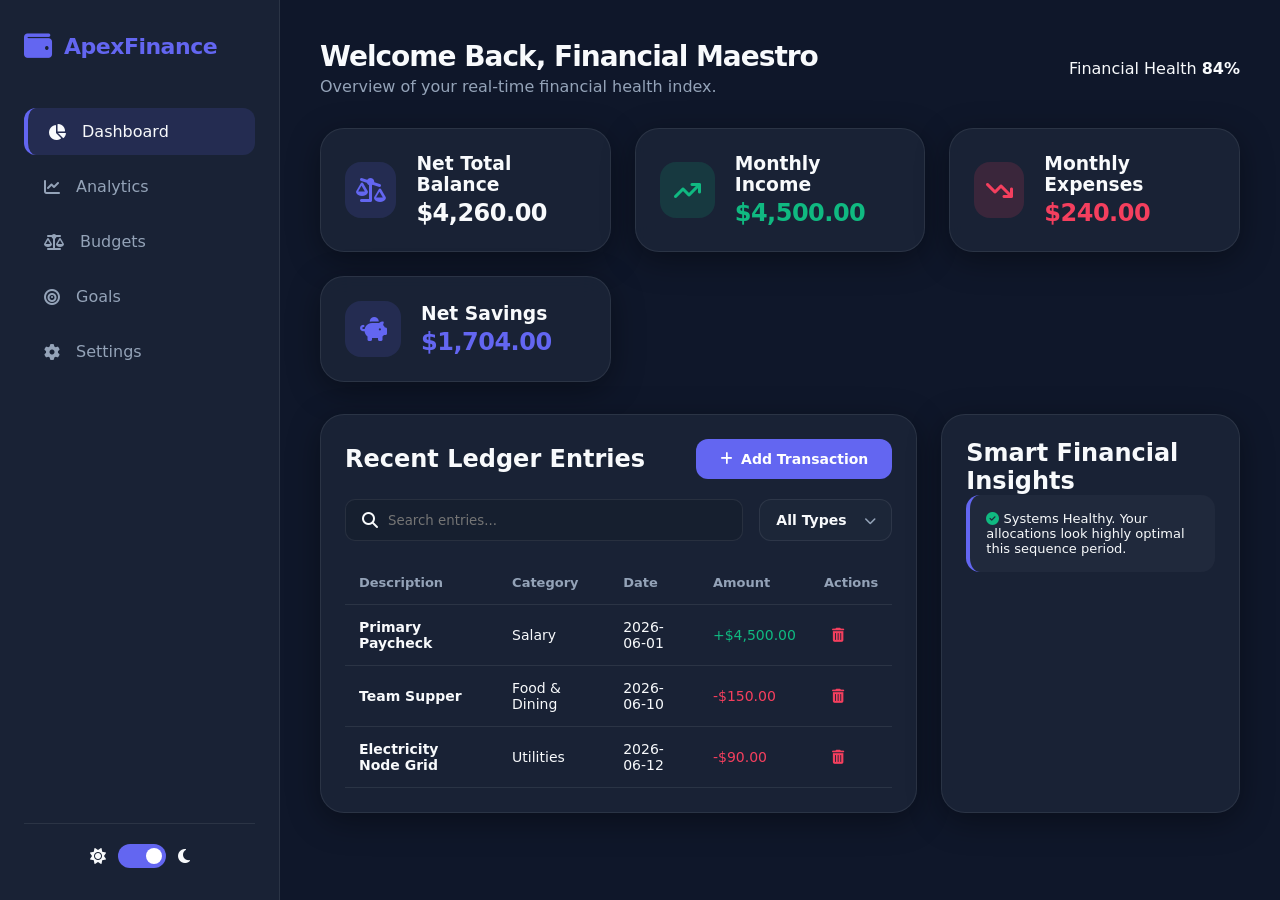
<file: index.html>
<!DOCTYPE html>
<html lang="en">
<head>
    <meta charset="UTF-8">
    <meta name="viewport" content="width=device-width, initial-scale=1.0">
    <title>Expense Tracker</title>
    <script>window.location.href = 'dashboard.html';</script>
</head>
<body style="background: #0f172a;"></body>
</html>
</file>
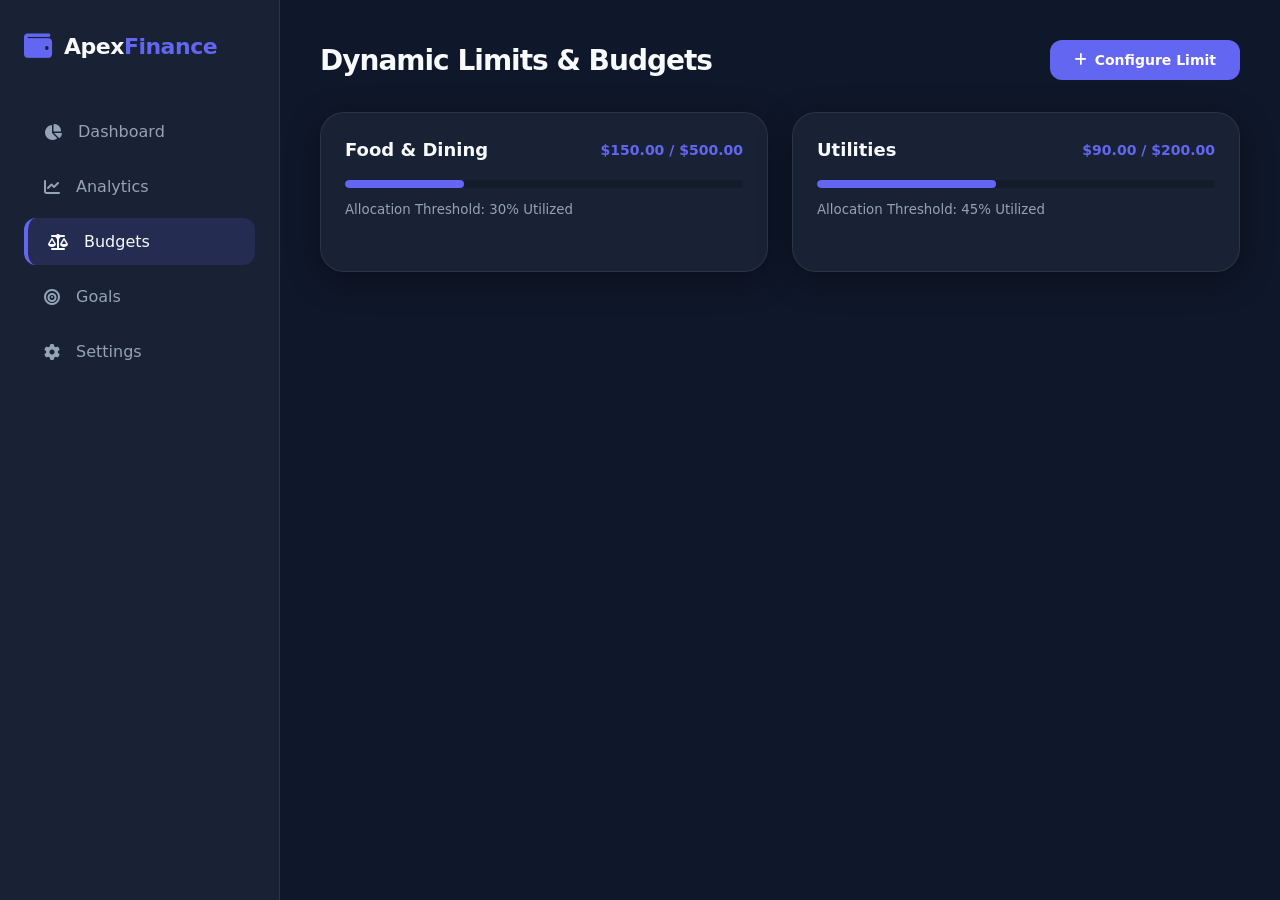
<file: budgets.html>
<!DOCTYPE html>
<html lang="en">
<head>
    <meta charset="UTF-8">
    <meta name="viewport" content="width=device-width, initial-scale=1.0">
    <title>Budgets | Apex Finance</title>
    <link rel="stylesheet" href="https://cdnjs.cloudflare.com/ajax/libs/font-awesome/6.4.0/css/all.min.css">
    <link rel="stylesheet" href="css/style.css">
    <link rel="stylesheet" href="css/budgets.css">
</head>
<body class="dark-mode">
    <div class="app-container">
        <aside class="sidebar">
            <div class="logo-area"><i class="fa-solid fa-wallet brand-icon"></i><h2>Apex<span>Finance</span></h2></div>
            <nav class="nav-menu">
                <a href="dashboard.html" class="nav-item"><i class="fa-solid fa-chart-pie"></i> Dashboard</a>
                <a href="analytics.html" class="nav-item"><i class="fa-solid fa-chart-line"></i> Analytics</a>
                <a href="budgets.html" class="nav-item active"><i class="fa-solid fa-scale-balanced"></i> Budgets</a>
                <a href="goals.html" class="nav-item"><i class="fa-solid fa-bullseye"></i> Goals</a>
                <a href="settings.html" class="nav-item"><i class="fa-solid fa-gear"></i> Settings</a>
            </nav>
        </aside>
        <main class="main-content">
            <header class="top-header">
                <h1>Dynamic Limits & Budgets</h1>
                <button class="btn btn-primary" id="add-budget-trigger-btn"><i class="fa-solid fa-plus"></i> Configure Limit</button>
            </header>
            <div class="budgets-panel-layout" id="budgets-target-anchor">
                </div>
        </main>
    </div>

    <div class="modal-overlay" id="budget-modal">
        <div class="modal-content glass-card">
            <div class="modal-header"><h3>Set Category Budget</h3><button class="close-modal-btn" id="close-budget-modal-btn">&times;</button></div>
            <form id="budget-config-form" class="standard-form">
                <div class="form-group">
                    <label>Target Category</label>
                    <select id="budget-category-selector">
                        <option value="Food & Dining">Food & Dining</option>
                        <option value="Utilities">Utilities/Bills</option>
                        <option value="Entertainment">Entertainment</option>
                        <option value="Transportation">Transportation</option>
                        <option value="Shopping">Shopping</option>
                        <option value="Other">Other Misc</option>
                    </select>
                </div>
                <div class="form-group"><label>Monthly Max Threshold Limit ($)</label><input type="number" id="budget-amount-limit" step="1" required></div>
                <button type="submit" class="btn btn-submit-action w-100">Apply Cap Constraints</button>
            </form>
        </div>
    </div>
    <script src="js/storage.js" type="module"></script>
    <script src="js/budget.js" type="module"></script>
</body>
</html>
</file>
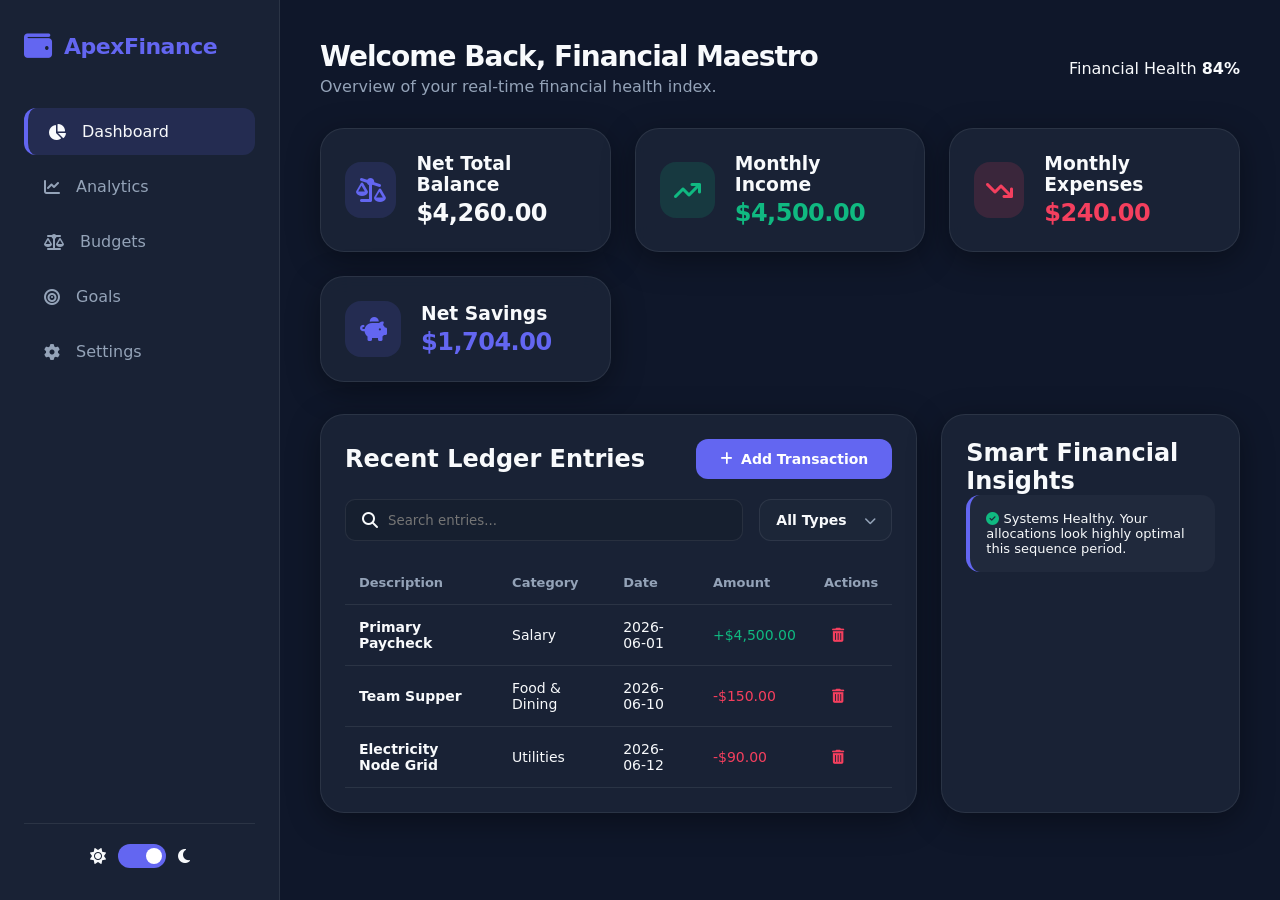
<file: dashboard.html>
<!DOCTYPE html>
<html lang="en">
<head>
    <meta charset="UTF-8">
    <meta name="viewport" content="width=device-width, initial-scale=1.0">
    <title>Dashboard | Apex Finance</title>
    <link rel="stylesheet" href="https://cdnjs.cloudflare.com/ajax/libs/font-awesome/6.4.0/css/all.min.css">
    <link rel="stylesheet" href="css/style.css">
    <link rel="stylesheet" href="css/dashboard.css">
    <link rel="stylesheet" href="css/animations.css">
</head>
<body class="dark-mode">
    <div class="app-container">
        <aside class="sidebar">
            <div class="logo-area">
                <i class="fa-solid fa-wallet brand-icon"></i>
                <h2><span id="app-brand-text-render">ApexFinance</span></h2>
            </div>
            <nav class="nav-menu">
                <a href="dashboard.html" class="nav-item active"><i class="fa-solid fa-chart-pie"></i> <span data-i18n="dashboard">Dashboard</span></a>
                <a href="analytics.html" class="nav-item"><i class="fa-solid fa-chart-line"></i> <span data-i18n="analytics">Analytics</span></a>
                <a href="budgets.html" class="nav-item"><i class="fa-solid fa-scale-balanced"></i> <span data-i18n="budgets">Budgets</span></a>
                <a href="goals.html" class="nav-item"><i class="fa-solid fa-bullseye"></i> <span data-i18n="goals">Goals</span></a>
                <a href="settings.html" class="nav-item"><i class="fa-solid fa-gear"></i> <span data-i18n="settings">Settings</span></a>
            </nav>
            <div class="theme-toggle-panel">
                <i class="fa-solid fa-sun"></i>
                <label class="switch">
                    <input type="checkbox" id="theme-toggle-btn" checked>
                    <span class="slider round"></span>
                </label>
                <i class="fa-solid fa-moon"></i>
            </div>
        </aside>

        <main class="main-content">
            <header class="top-header">
                <div class="welcome-msg">
                    <h1 data-i18n="welcome">Welcome Back, Financial Maestro</h1>
                    <p id="current-date-str" data-i18n="overview">Overview of your real-time financial health index.</p>
                </div>
                <div class="health-badge-container">
                    <div class="health-score-widget">
                        <span data-i18n="health">Financial Health</span>
                        <strong id="health-score-val">84%</strong>
                    </div>
                </div>
            </header>

            <section class="metrics-grid">
                <div class="metric-card glass-card dynamic-pulse">
                    <div class="card-icon balance-ico"><i class="fa-solid fa-scale-unbalanced-flip"></i></div>
                    <div class="card-info">
                        <h3 data-i18n="netBalance">Net Total Balance</h3>
                        <p class="amount-val text-gradient" id="total-balance-display">$0.00</p>
                    </div>
                </div>
                <div class="metric-card glass-card">
                    <div class="card-icon income-ico"><i class="fa-solid fa-arrow-trend-up"></i></div>
                    <div class="card-info">
                        <h3 data-i18n="monthlyIncome">Monthly Income</h3>
                        <p class="amount-val text-green" id="monthly-income-display">$0.00</p>
                    </div>
                </div>
                <div class="metric-card glass-card">
                    <div class="card-icon expense-ico"><i class="fa-solid fa-arrow-trend-down"></i></div>
                    <div class="card-info">
                        <h3 data-i18n="monthlyExpenses">Monthly Expenses</h3>
                        <p class="amount-val text-rose" id="monthly-expense-display">$0.00</p>
                    </div>
                </div>
                <div class="metric-card glass-card">
                    <div class="card-icon savings-ico"><i class="fa-solid fa-piggy-bank"></i></div>
                    <div class="card-info">
                        <h3 data-i18n="netSavings">Net Savings</h3>
                        <p class="amount-val text-indigo" id="net-savings-display">$0.00</p>
                    </div>
                </div>
            </section>

            <div class="dashboard-split">
                <section class="ledger-container glass-card">
                    <div class="ledger-header">
                        <h2 data-i18n="recentEntries">Recent Ledger Entries</h2>
                        <button class="btn btn-primary trigger-modal-btn" id="open-tx-modal-btn">
                            <i class="fa-solid fa-plus"></i> <span data-i18n="addTx">Add Transaction</span>
                        </button>
                    </div>
                    
                    <div class="filters-row">
                        <div class="search-box">
                            <i class="fa-solid fa-magnifying-glass"></i>
                            <input type="text" id="tx-search-input" data-i18n="searchPlaceholder" placeholder="Search entries...">
                        </div>
                        <div class="select-wrapper">
                            <select id="tx-type-filter">
                                <option value="all" data-i18n="allTypes">All Types</option>
                                <option value="income" data-i18n="incomes">Incomes</option>
                                <option value="expense" data-i18n="expenses">Expenses</option>
                            </select>
                        </div>
                    </div>

                    <div class="table-scroll-container">
                        <table class="custom-table">
                            <thead>
                                <tr>
                                    <th data-i18n="desc">Description</th>
                                    <th data-i18n="cat">Category</th>
                                    <th data-i18n="date">Date</th>
                                    <th data-i18n="amt">Amount</th>
                                    <th data-i18n="actions">Actions</th>
                                </tr>
                            </thead>
                            <tbody id="dashboard-tx-table-body"></tbody>
                        </table>
                    </div>
                </section>

                <section class="insights-container glass-card">
                    <h2 data-i18n="insightsTitle">Smart Financial Insights</h2>
                    <div class="insights-stack" id="insights-dynamic-stack"></div>
                </section>
            </div>
        </main>
    </div>

    <div class="modal-overlay" id="tx-modal">
        <div class="modal-content glass-card structural-slide-in">
            <div class="modal-header">
                <h3>New Log Entry</h3>
                <button class="close-modal-btn" id="close-tx-modal-btn">&times;</button>
            </div>
            <form id="tx-entry-form" class="standard-form">
                <div class="form-group">
                    <div class="segmented-control">
                        <input type="radio" name="tx-type" id="type-expense" value="expense" checked>
                        <label for="type-expense" data-i18n="expenses">Expense</label>
                        <input type="radio" name="tx-type" id="type-income" value="income">
                        <label for="type-income" data-i18n="incomes">Income</label>
                    </div>
                </div>
                <div class="form-group">
                    <label for="tx-amount" data-i18n="amt">Amount ($)</label>
                    <input type="number" id="tx-amount" step="0.01" required min="0.01" placeholder="0.00">
                </div>
                <div class="form-group">
                    <label for="tx-category" data-i18n="cat">Target Category</label>
                    <select id="tx-category" required>
                        <option value="Salary">Salary</option>
                        <option value="Freelance">Freelance</option>
                        <option value="Food & Dining">Food & Dining</option>
                        <option value="Utilities">Utilities</option>
                        <option value="Entertainment">Entertainment</option>
                        <option value="Transportation">Transportation</option>
                        <option value="Shopping">Shopping</option>
                        <option value="Other">Other</option>
                    </select>
                </div>
                <div class="form-group">
                    <label for="tx-date" data-i18n="date">Date</label>
                    <input type="date" id="tx-date" required>
                </div>
                <div class="form-group">
                    <label for="tx-desc" data-i18n="desc">Description</label>
                    <input type="text" id="tx-desc" required placeholder="...">
                </div>
                <button type="submit" class="btn btn-submit-action w-100" data-i18n="addTx">Commit Entry</button>
            </form>
        </div>
    </div>

    <script src="js/storage.js" type="module"></script>
    <script src="js/ui.js" type="module"></script>
    <script src="js/dashboard.js" type="module"></script>
</body>
</html>
</file>
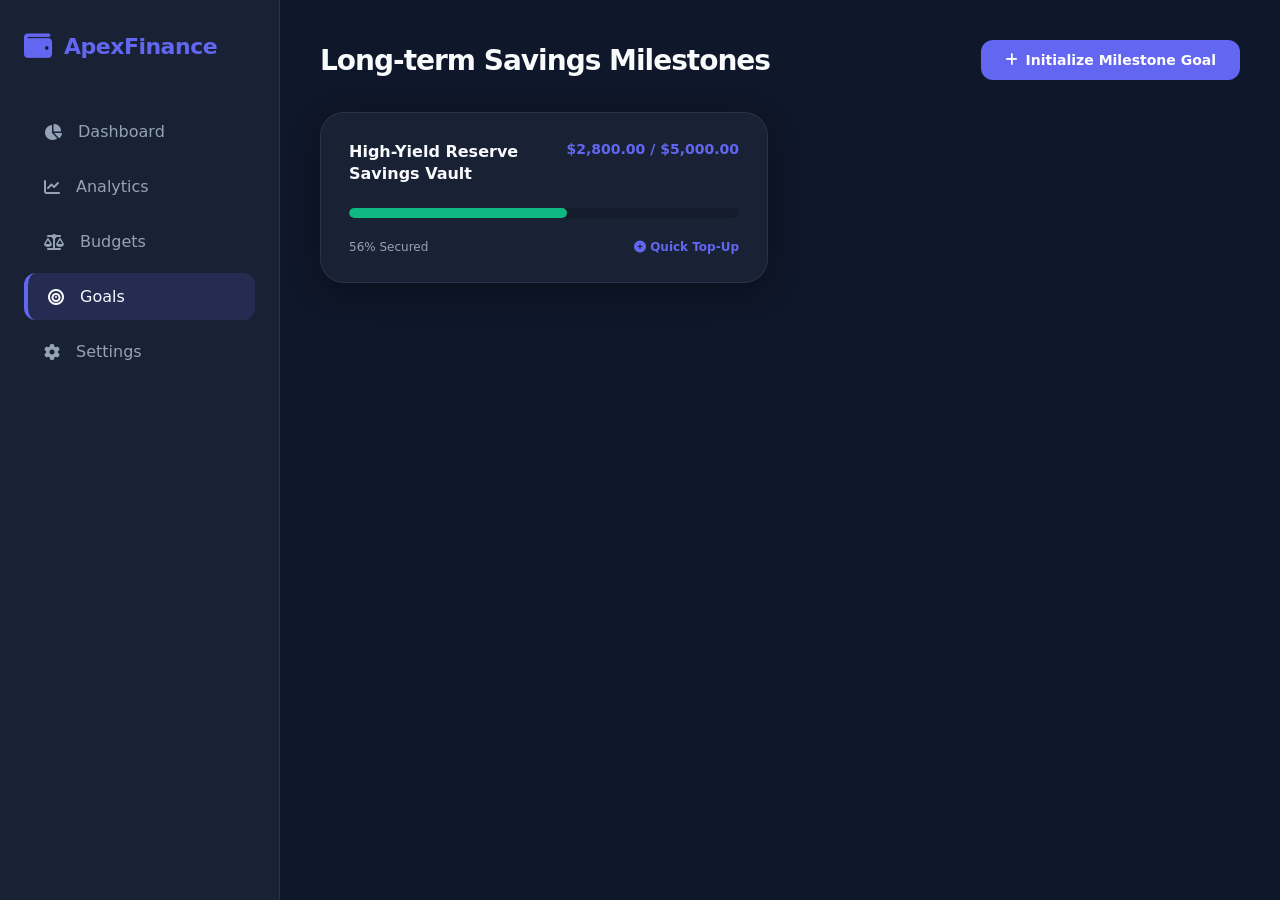
<file: goals.html>
<!DOCTYPE html>
<html lang="en">
<head>
    <meta charset="UTF-8">
    <meta name="viewport" content="width=device-width, initial-scale=1.0">
    <title>Savings Target Goals | Apex Finance</title>
    <link rel="stylesheet" href="https://cdnjs.cloudflare.com/ajax/libs/font-awesome/6.4.0/css/all.min.css">
    <link rel="stylesheet" href="css/style.css">
</head>
<body class="dark-mode">
    <div class="app-container">
        <aside class="sidebar">
            <div class="logo-area">
                <i class="fa-solid fa-wallet brand-icon"></i>
                <h2><span id="app-brand-text-render">ApexFinance</span></h2>
            </div>
            <nav class="nav-menu">
                <a href="dashboard.html" class="nav-item"><i class="fa-solid fa-chart-pie"></i> <span data-i18n="dashboard">Dashboard</span></a>
                <a href="analytics.html" class="nav-item"><i class="fa-solid fa-chart-line"></i> <span data-i18n="analytics">Analytics</span></a>
                <a href="budgets.html" class="nav-item"><i class="fa-solid fa-scale-balanced"></i> <span data-i18n="budgets">Budgets</span></a>
                <a href="goals.html" class="nav-item active"><i class="fa-solid fa-bullseye"></i> <span data-i18n="goals">Goals</span></a>
                <a href="settings.html" class="nav-item"><i class="fa-solid fa-gear"></i> <span data-i18n="settings">Settings</span></a>
            </nav>
        </aside>
        <main class="main-content">
            <header class="top-header">
                <h1 data-i18n="longTermGoals">Long-term Savings Milestones</h1>
                <button class="btn btn-primary" id="open-goal-modal-btn"><i class="fa-solid fa-plus"></i> <span data-i18n="initMilestone">Initialize Milestone Goal</span></button>
            </header>
            <div class="budgets-panel-layout" id="goals-anchor-row"></div>
        </main>
    </div>

    <div class="modal-overlay" id="goal-modal">
        <div class="modal-content glass-card">
            <div class="modal-header"><h3>Initialize Vault Goal</h3><button class="close-modal-btn" id="close-goal-modal-btn">&times;</button></div>
            <form id="goal-creation-form" class="standard-form">
                <div class="form-group"><label>Goal Name</label><input type="text" id="goal-name-field" required placeholder="..."></div>
                <div class="form-group"><label>Target Allocation Ceiling ($)</label><input type="number" id="goal-target-field" required></div>
                <div class="form-group"><label>Currently Funded Injection ($)</label><input type="number" id="goal-current-field" value="0"></div>
                <button type="submit" class="btn btn-submit-action w-100">Provision Milestone Vault</button>
            </form>
        </div>
    </div>
    <script src="js/storage.js" type="module"></script>
    <script src="js/ui.js" type="module"></script>
    <script src="js/goals.js" type="module"></script>
</body>
</html>
</file>
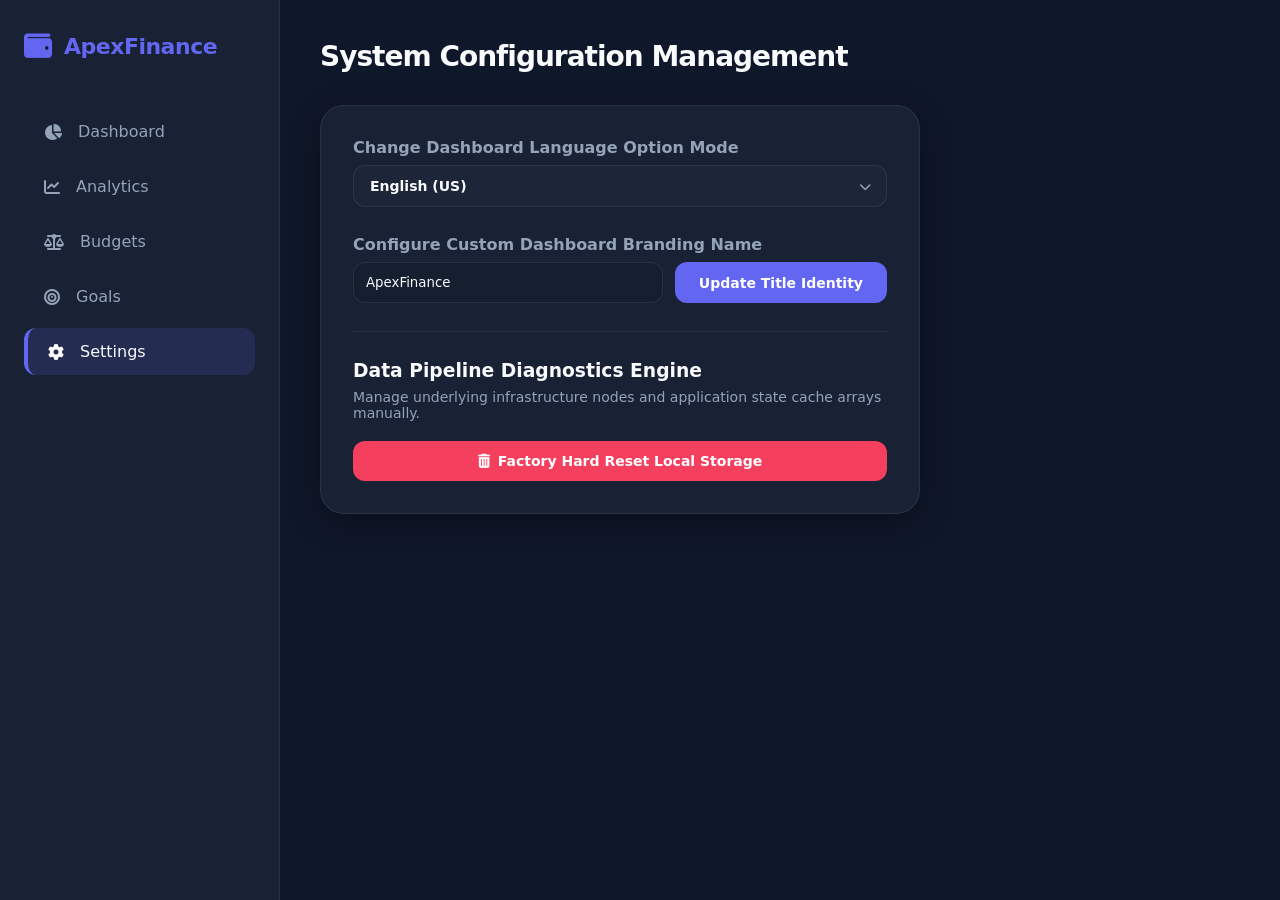
<file: settings.html>
<!DOCTYPE html>
<html lang="en">
<head>
    <meta charset="UTF-8">
    <meta name="viewport" content="width=device-width, initial-scale=1.0">
    <title>System Settings | Apex Finance</title>
    <link rel="stylesheet" href="https://cdnjs.cloudflare.com/ajax/libs/font-awesome/6.4.0/css/all.min.css">
    <link rel="stylesheet" href="css/style.css">
</head>
<body class="dark-mode">
    <div class="app-container">
        <aside class="sidebar">
            <div class="logo-area">
                <i class="fa-solid fa-wallet brand-icon"></i>
                <h2><span id="app-brand-text-render">ApexFinance</span></h2>
            </div>
            <nav class="nav-menu">
                <a href="dashboard.html" class="nav-item"><i class="fa-solid fa-chart-pie"></i> <span data-i18n="dashboard">Dashboard</span></a>
                <a href="analytics.html" class="nav-item"><i class="fa-solid fa-chart-line"></i> <span data-i18n="analytics">Analytics</span></a>
                <a href="budgets.html" class="nav-item"><i class="fa-solid fa-scale-balanced"></i> <span data-i18n="budgets">Budgets</span></a>
                <a href="goals.html" class="nav-item"><i class="fa-solid fa-bullseye"></i> <span data-i18n="goals">Goals</span></a>
                <a href="settings.html" class="nav-item active"><i class="fa-solid fa-gear"></i> <span data-i18n="settings">Settings</span></a>
            </nav>
        </aside>
        
        <main class="main-content">
            <header class="top-header"><h1 data-i18n="sysConfig">System Configuration Management</h1></header>
            
            <div class="glass-card" style="max-width: 600px; padding: 32px; display:flex; flex-direction:column; gap:28px;">
                
                <div class="form-group" style="display:flex; flex-direction:column; gap:8px;">
                    <label style="font-weight:600; color:var(--text-muted);" data-i18n="selectLang">Select Language Mode</label>
                    <div class="select-wrapper">
                        <select id="app-language-selector-node" style="width:100%;">
                            <option value="en">English (US)</option>
                            <option value="uz">Uzbek (O'zbekcha)</option>
                            <option value="ru">Русский (Russian)</option>
                        </select>
                    </div>
                </div>

                <div class="form-group" style="display:flex; flex-direction:column; gap:8px;">
                    <label style="font-weight:600; color:var(--text-muted);" data-i18n="changeBrand">Configure Custom Branding Name</label>
                    <div style="display:flex; gap:12px;">
                        <input type="text" id="brand-name-input-field" style="padding:12px; border-radius:12px; background:rgba(0,0,0,0.1); border:1px solid var(--border-color); color:inherit; flex-grow:1;" placeholder="ApexFinance">
                        <button class="btn btn-primary" id="save-brand-identity-btn" data-i18n="commitBrand">Update</button>
                    </div>
                </div>

                <hr style="border:none; border-top:1px solid var(--border-color);">

                <div>
                    <h3 data-i18n="dataDiagnostics">Data Pipeline Diagnostics</h3>
                    <p style="color: var(--text-muted); font-size:14px; margin: 8px 0 20px 0;" data-i18n="dataDiagDesc">Manage database engine status structures manually.</p>
                    <button class="btn" id="wipe-system-data-btn" style="background: var(--rose-accent); color:#fff; width:100%; justify-content:center;">
                        <i class="fa-solid fa-trash-can"></i> <span data-i18n="factoryReset">Factory Hard Reset Local Storage</span>
                    </button>
                </div>
            </div>
        </main>
    </div>

    <script type="module">
        import { storageEngine } from './js/storage.js';
        import { uiManager } from './js/ui.js';

        document.addEventListener('DOMContentLoaded', () => {
            const state = storageEngine.getState();
            
            // Sync settings form fields on layout load
            const langSelector = document.getElementById('app-language-selector-node');
            const brandInput = document.getElementById('brand-name-input-field');
            
            if(langSelector) langSelector.value = state.systemSettings.currentLang || 'en';
            if(brandInput) brandInput.value = state.systemSettings.brandName || 'ApexFinance';

            // Language switcher event listener
            if(langSelector) {
                langSelector.addEventListener('change', (e) => {
                    const currentData = storageEngine.getState();
                    currentData.systemSettings.currentLang = e.target.value;
                    storageEngine.saveState(currentData);
                    uiManager.translatePage();
                });
            }

            // Brand update event listener
            const saveBrandBtn = document.getElementById('save-brand-identity-btn');
            if(saveBrandBtn && brandInput) {
                saveBrandBtn.addEventListener('click', () => {
                    const currentData = storageEngine.getState();
                    const cleanName = brandInput.value.trim();
                    currentData.systemSettings.brandName = cleanName ? cleanName : "ApexFinance";
                    storageEngine.saveState(currentData);
                    uiManager.translatePage();
                });
            }

            // Hard reset trigger event listener
            const resetBtn = document.getElementById('wipe-system-data-btn');
            if(resetBtn) {
                resetBtn.addEventListener('click', () => {
                    if(confirm("CRITICAL WARNING: This completely wipes local state. Proceed?")) {
                        storageEngine.purgeStateData();
                        window.location.reload();
                    }
                });
            }
        });
    </script>
</body>
</html>
</file>
<file: css/style.css>
:root {
    --bg-base: #0f172a;
    --bg-surface: rgba(30, 41, 59, 0.7);
    --border-color: rgba(255, 255, 255, 0.08);
    --text-primary: #f8fafc;
    --text-muted: #94a3b8;
    --indigo-accent: #6366f1;
    --emerald-accent: #10b981;
    --rose-accent: #f43f5e;
    --card-shadow: 0 8px 32px 0 rgba(0, 0, 0, 0.37);
    --transition-smooth: all 0.3s cubic-bezier(0.4, 0, 0.2, 1);
}

.light-mode {
    --bg-base: #f1f5f9;
    --bg-surface: rgba(255, 255, 255, 0.75);
    --border-color: rgba(15, 23, 42, 0.08);
    --text-primary: #0f172a;
    --text-muted: #64748b;
    --card-shadow: 0 8px 32px 0 rgba(31, 38, 135, 0.05);
}

* {
    margin: 0; padding: 0; box-sizing: border-box; font-family: 'Inter', system-ui, sans-serif;
}

body {
    background-color: var(--bg-base); color: var(--text-primary); min-height: 100vh; transition: var(--transition-smooth); overflow-x: hidden;
}

.app-container {
    display: flex; min-height: 100vh;
}

.sidebar {
    width: 280px; background: var(--bg-surface); border-right: 1px solid var(--border-color); backdrop-filter: blur(16px); padding: 32px 24px; display: flex; flex-direction: column; position: fixed; height: 100vh; z-index: 100;
}

.logo-area {
    display: flex; align-items: center; gap: 12px; margin-bottom: 48px;
}

.brand-icon {
    font-size: 28px; color: var(--indigo-accent);
}

.logo-area h2 {
    font-size: 22px; font-weight: 800; letter-spacing: -0.5px;
}

.logo-area span { color: var(--indigo-accent); }

.nav-menu {
    display: flex; flex-direction: column; gap: 8px; flex-grow: 1;
}

.nav-item {
    display: flex; align-items: center; gap: 16px; padding: 14px 20px; color: var(--text-muted); text-decoration: none; border-radius: 12px; font-weight: 500; transition: var(--transition-smooth);
}

.nav-item:hover, .nav-item.active {
    color: var(--text-primary); background: rgba(99, 102, 241, 0.15); border-left: 4px solid var(--indigo-accent);
}

.main-content {
    margin-left: 280px; flex-grow: 1; padding: 40px; width: calc(100% - 280px);
}

.glass-card {
    background: var(--bg-surface); backdrop-filter: blur(16px); border: 1px solid var(--border-color); border-radius: 24px; box-shadow: var(--card-shadow); transition: var(--transition-smooth);
}

.glass-card:hover { transform: translateY(-4px); }

.top-header {
    display: flex; justify-content: space-between; align-items: center; margin-bottom: 32px; gap: 20px;
}

.top-header h1 { font-size: 28px; font-weight: 700; letter-spacing: -1px; }
.top-header p { color: var(--text-muted); margin-top: 4px; }

/* Elegant custom dropdowns selector elements formatting layout */
.select-wrapper {
    position: relative; display: inline-block;
}

.select-wrapper select {
    appearance: none; -webkit-appearance: none; background: var(--bg-surface); color: var(--text-primary); padding: 12px 40px 12px 16px; border: 1px solid var(--border-color); border-radius: 12px; font-weight: 600; cursor: pointer; transition: var(--transition-smooth); outline: none; font-size: 14px;
}

.select-wrapper select:hover {
    background: rgba(99, 102, 241, 0.1); border-color: var(--indigo-accent);
}

.select-wrapper::after {
    content: '\f078'; font-family: 'Font Awesome 6 Free'; font-weight: 900; position: absolute; right: 16px; top: 50%; transform: translateY(-50%); color: var(--text-muted); pointer-events: none; font-size: 12px; transition: var(--transition-smooth);
}

.select-wrapper:hover::after {
    color: var(--indigo-accent);
}

/* Base Interface Elements */
.btn {
    padding: 12px 24px; border-radius: 12px; border: none; font-weight: 600; cursor: pointer; display: inline-flex; align-items: center; gap: 8px; transition: var(--transition-smooth); font-size: 14px;
}
.btn-primary { background: var(--indigo-accent); color: #fff; }
.btn-primary:hover { opacity: 0.9; box-shadow: 0 0 20px rgba(99, 102, 241, 0.4); }

.theme-toggle-panel { display: flex; align-items: center; justify-content: center; gap: 12px; padding-top: 20px; border-top: 1px solid var(--border-color); }
.switch { position: relative; display: inline-block; width: 48px; height: 24px; }
.switch input { opacity: 0; width: 0; height: 0; }
.slider { position: absolute; cursor: pointer; top: 0; left: 0; right: 0; bottom: 0; background-color: #ccc; transition: .4s; border-radius: 24px; }
.slider:before { position: absolute; content: ""; height: 16px; width: 16px; left: 4px; bottom: 4px; background-color: white; transition: .4s; border-radius: 50%; }
input:checked + .slider { background-color: var(--indigo-accent); }
input:checked + .slider:before { transform: translateX(24px); }

/* Flexible Dynamic Budget Grid Metric Layout Setup */
.budgets-panel-layout {
    display: grid; grid-template-columns: repeat(auto-fill, minmax(320px, 1fr)); gap: 24px; margin-top: 24px; width: 100%;
}

.budget-progress-card { 
    padding: 28px; display: flex; flex-direction: column; gap: 18px; min-height: 160px; height: auto; width: 100%; word-wrap: break-word; overflow: hidden;
}

.budget-meta { display: flex; justify-content: space-between; align-items: flex-start; gap: 12px; width: 100%; }
.budget-meta h4 { font-size: 16px; font-weight: 600; line-height: 1.4; color: var(--text-primary); flex-grow: 1; word-break: break-word; }
.budget-meta span { font-size: 14px; font-weight: 700; color: var(--indigo-accent); white-space: nowrap; text-align: right; }

.progress-track-bar { width: 100%; height: 10px; background: rgba(0,0,0,0.2); border-radius: 6px; overflow: hidden; margin-top: 4px; }
.progress-fill-node { height: 100%; background: var(--indigo-accent); width: 0%; transition: width 0.6s cubic-bezier(0.4, 0, 0.2, 1); border-radius: 6px; }
.progress-fill-node.danger-alert { background: var(--rose-accent); }

/* Modal overlays systems core setup */
.modal-overlay { position: fixed; top:0; left:0; right:0; bottom:0; background: rgba(15,23,42,0.6); backdrop-filter: blur(8px); display:none; justify-content: center; align-items:center; z-index:1000; }
.modal-content { width:100%; max-width: 500px; padding:32px; position:relative; }
.modal-header { display:flex; justify-content: space-between; align-items:center; margin-bottom:24px; }
.close-modal-btn { background:none; border:none; color: var(--text-muted); font-size:28px; cursor:pointer; }
.standard-form .form-group { margin-bottom: 20px; display:flex; flex-direction:column; gap:8px;}
.standard-form label { font-size:14px; font-weight:500; color: var(--text-muted); }
.standard-form input, .standard-form select { padding: 12px; border-radius:10px; background: rgba(0,0,0,0.1); border: 1px solid var(--border-color); color: inherit; }
.btn-submit-action { background: var(--indigo-accent); color:#fff; width:100%; justify-content:center; margin-top:10px; }

@media(max-width: 1024px) {
    .sidebar { width: 80px; padding: 24px 12px; }
    .sidebar h2, .sidebar span, .theme-toggle-panel span, .nav-item { display: none !important; }
    .nav-item { width: 50px; justify-content: center; padding: 14px 0; display:flex !important; }
    .main-content { margin-left: 80px; width: calc(100% - 80px); padding: 24px; }
}
</file>
<file: css/budgets.css>
.budgets-panel-layout {
    display: grid; grid-template-columns: repeat(auto-fill, minmax(300px, 1fr)); gap: 24px; margin-top: 24px;
}
.budget-progress-card { padding: 24px; display: flex; flex-direction: column; gap: 14px; }
.budget-meta { display: flex; justify-content: space-between; align-items: center; }
.budget-meta h4 { font-size: 18px; font-weight: 600; }
.progress-track-bar { width: 100%; height: 8px; background: rgba(0,0,0,0.2); border-radius: 4px; overflow: hidden; }
.progress-fill-node { height: 100%; background: var(--indigo-accent); width: 0%; transition: width 0.6s cubic-bezier(0.4, 0, 0.2, 1); }
.progress-fill-node.danger-alert { background: var(--rose-accent); }
</file>
<file: css/dashboard.css>
.metrics-grid {
    display: grid; grid-template-columns: repeat(auto-fit, minmax(240px, 1fr)); gap: 24px; margin-bottom: 32px;
}

.metric-card {
    padding: 24px; display: flex; align-items: center; gap: 20px;
}

.card-icon {
    width: 56px; height: 56px; border-radius: 16px; display: flex; align-items: center; justify-content: center; font-size: 24px;
}

.balance-ico { background: rgba(99, 102, 241, 0.15); color: var(--indigo-accent); }
.income-ico { background: rgba(16, 185, 129, 0.15); color: var(--emerald-accent); }
.expense-ico { background: rgba(244, 63, 94, 0.15); color: var(--rose-accent); }
.savings-ico { background: rgba(99, 102, 241, 0.15); color: var(--indigo-accent); }

.amount-val { font-size: 24px; font-weight: 700; margin-top: 4px; letter-spacing: -0.5px; }
.text-green { color: var(--emerald-accent); }
.text-rose { color: var(--rose-accent); }
.text-indigo { color: var(--indigo-accent); }

.dashboard-split {
    display: grid; grid-template-columns: 2fr 1fr; gap: 24px;
}

.ledger-container, .insights-container { padding: 24px; }
.ledger-header { display: flex; justify-content: space-between; align-items: center; margin-bottom: 20px; }

.filters-row { display: flex; gap: 16px; margin-bottom: 20px; }
.search-box { display: flex; align-items: center; gap: 10px; background: rgba(0,0,0,0.1); padding: 10px 16px; border-radius: 10px; flex-grow: 1; border: 1px solid var(--border-color); }
.search-box input { background: none; border: none; color: inherit; outline: none; width: 100%; }

.custom-table { width: 100%; border-collapse: collapse; text-align: left; }
.custom-table th { padding: 14px; border-bottom: 1px solid var(--border-color); color: var(--text-muted); font-size: 13px; font-weight:600; }
.custom-table td { padding: 14px; border-bottom: 1px solid var(--border-color); font-size: 14px; }

.action-btn { background: none; border: none; cursor: pointer; padding: 4px 8px; font-size: 14px; transition: var(--transition-smooth); }
.edit-row-btn { color: var(--indigo-accent); }
.delete-row-btn { color: var(--rose-accent); }

.segmented-control { display: flex; background: rgba(0,0,0,0.1); padding: 4px; border-radius: 10px; border: 1px solid var(--border-color); }
.segmented-control input { display: none; }
.segmented-control label { flex: 1; text-align: center; padding: 10px; border-radius: 8px; cursor: pointer; transition: var(--transition-smooth); }
.segmented-control input:checked + label { background: var(--indigo-accent); color: #fff; }

.insight-card { padding: 16px; border-radius: 14px; background: rgba(255,255,255,0.03); border-left: 4px solid var(--indigo-accent); margin-bottom: 12px; font-size: 13px;}
.insight-card.warning-insight { border-left-color: var(--rose-accent); }

@media(max-width: 900px) {
    .dashboard-split { grid-template-columns: 1fr; }
}
</file>
<file: css/animations.css>
@keyframes pulseGlow {
    0% { box-shadow: 0 0 0 0 rgba(99, 102, 241, 0.4); }
    70% { box-shadow: 0 0 0 12px rgba(99, 102, 241, 0); }
    100% { box-shadow: 0 0 0 0 rgba(99, 102, 241, 0); }
}

.dynamic-pulse {
    animation: pulseGlow 2s infinite;
}

@keyframes slideIn {
    from { transform: translateY(30px); opacity: 0; }
    to { transform: translateY(0); opacity: 1; }
}

.structural-slide-in {
    animation: slideIn 0.4s cubic-bezier(0.16, 1, 0.3, 1) forwards;
}
</file>
